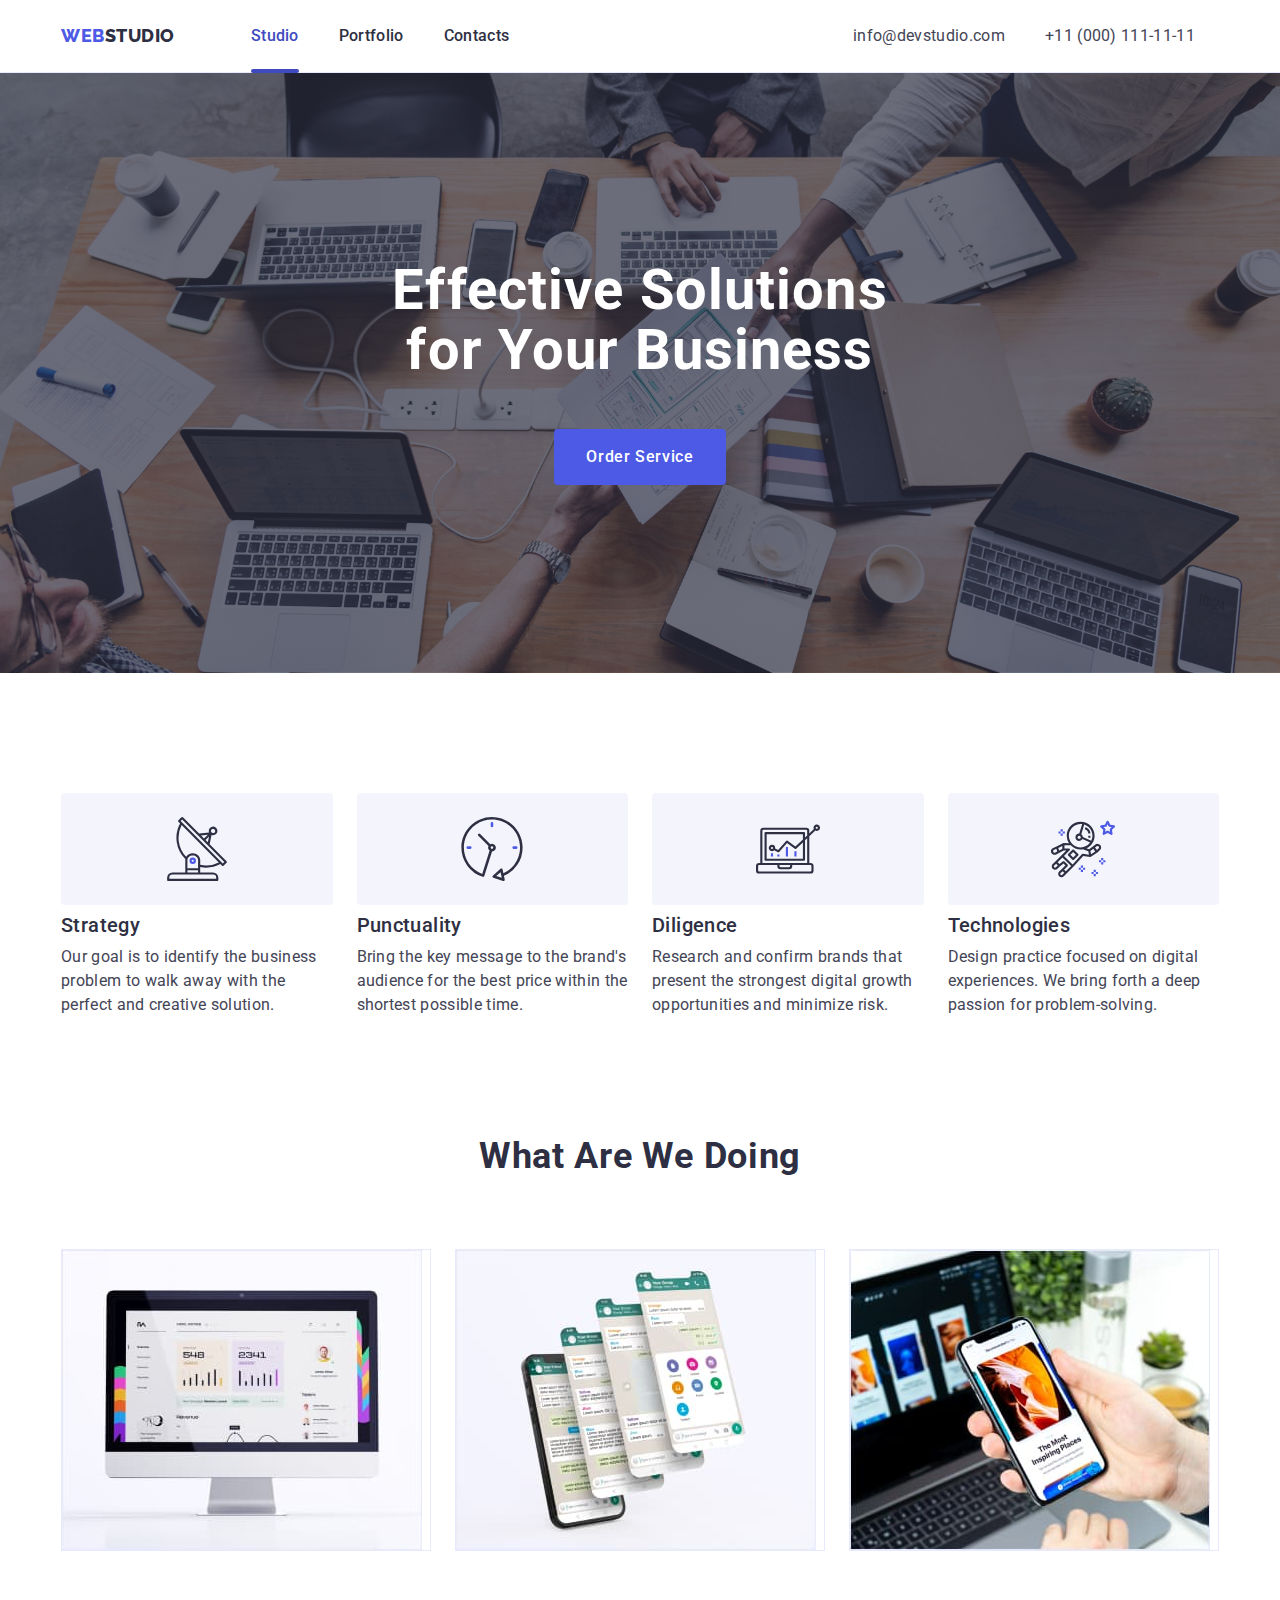
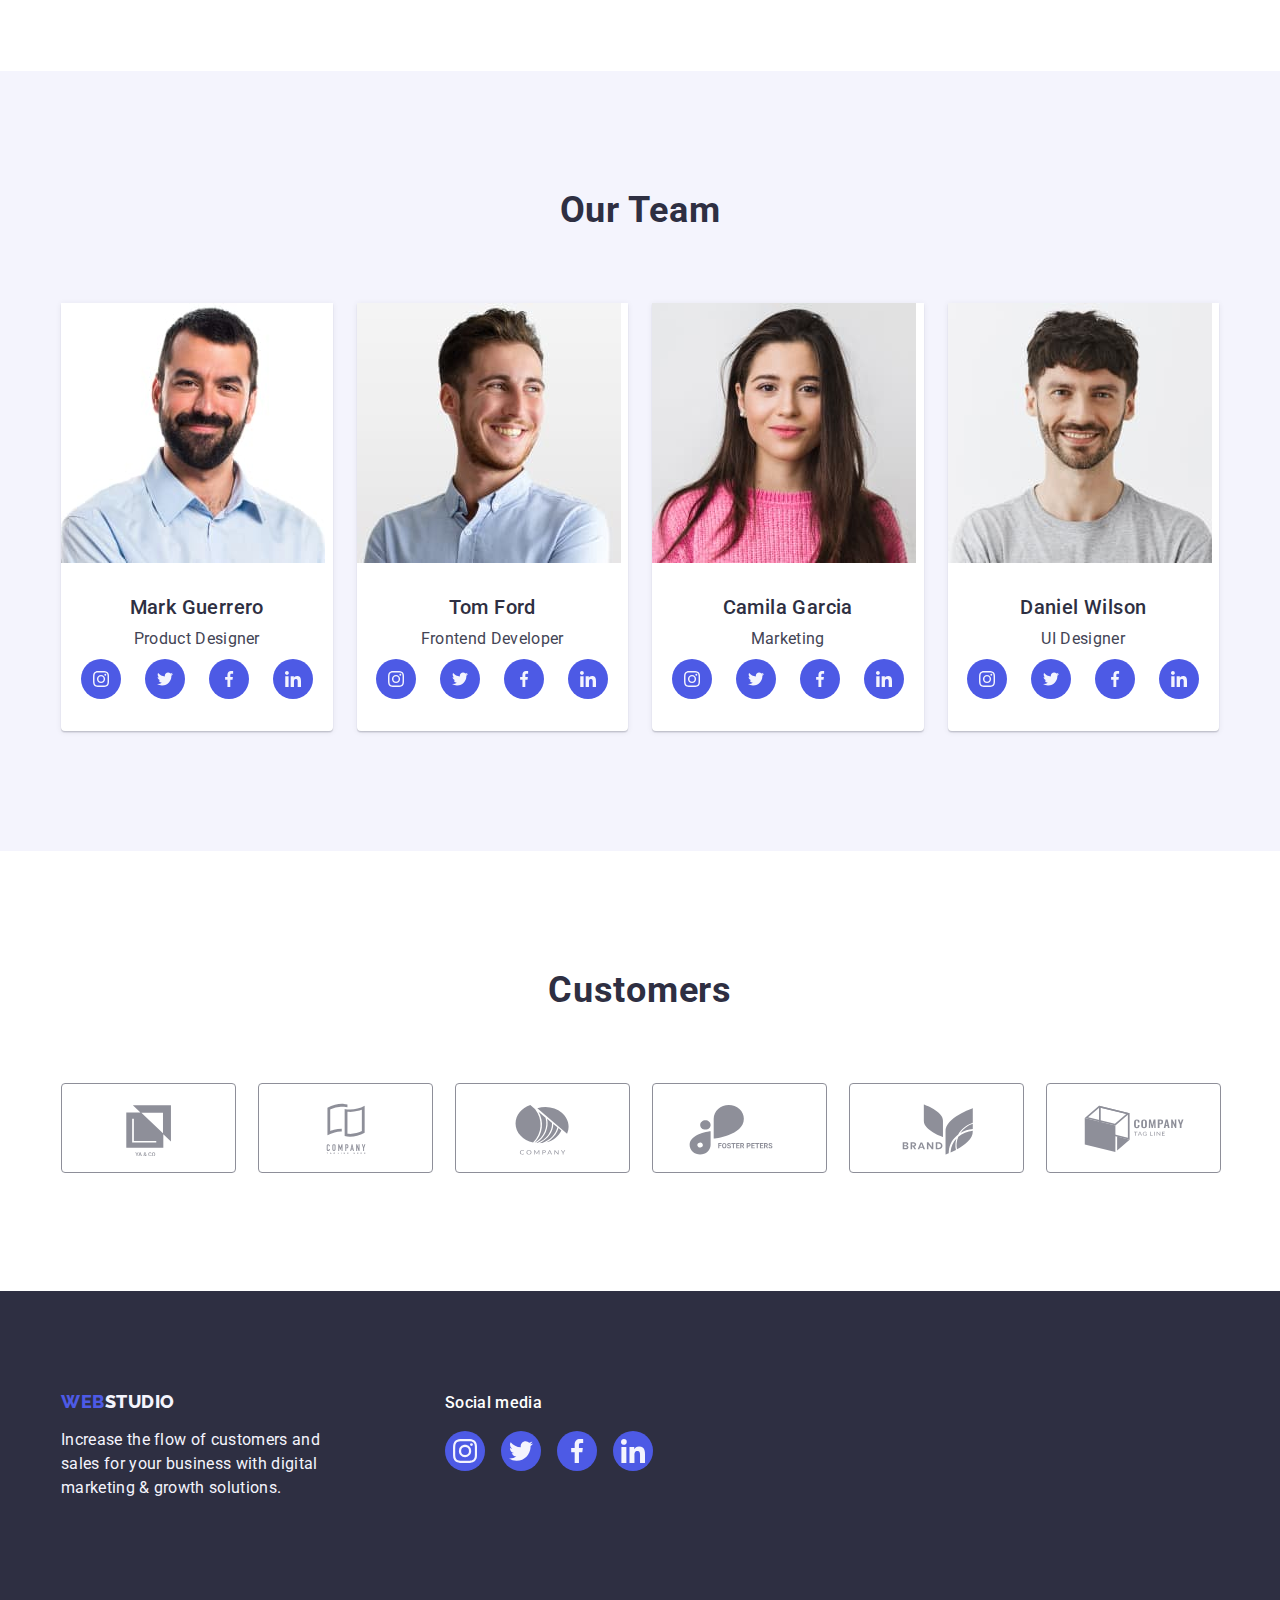
<file: index.html>
<!DOCTYPE html>
<html lang="en">
  <head>
    <meta charset="UTF-8" />
    <meta name="viewport" content="width=device-width, initial-scale=1.0" />
    <title>Document</title>
    <link rel="preconnect" href="https://fonts.googleapis.com" />
    <link rel="preconnect" href="https://fonts.gstatic.com" crossorigin />
    <link
      href="https://fonts.googleapis.com/css2?family=Raleway:wght@800&family=Roboto:wght@400;500;700;900&display=swap"
      rel="stylesheet"
    />
    <link
      rel="stylesheet"
      href="https://cdnjs.cloudflare.com/ajax/libs/modern-normalize/2.0.0/modern-normalize.min.css"
      integrity="sha512-4xo8blKMVCiXpTaLzQSLSw3KFOVPWhm/TRtuPVc4WG6kUgjH6J03IBuG7JZPkcWMxJ5huwaBpOpnwYElP/m6wg=="
      crossorigin="anonymous"
      referrerpolicy="no-referrer"
    />
    <link href="./css/style.css" rel="stylesheet" />
  </head>
  <body>
    <header class="header-border">
      <div class="container">
        <nav class="header-navigation-flex">
          <a class="logo link" href="./index.html"
            >Web<span class="studio">Studio</span></a
          >
          <ul class="list nav-list">
            <li>
              <a
                class="header-navigation link navigation-underline"
                href="./index.html"
                >Studio</a
              >
            </li>
            <li>
              <a class="header-navigation link" href="./portfolio.html"
                >Portfolio</a
              >
            </li>
            <li><a class="header-navigation link" href="">Contacts</a></li>
          </ul>
        </nav>
        <address class="address">
          <ul class="list address-flex">
            <li>
              <a class="address-link link" href="mailto:info@devstudio.com"
                >info@devstudio.com</a
              >
            </li>
            <li>
              <a class="address-link link" href="tel:+110001111111">
                +11 (000) 111-11-11</a
              >
            </li>
          </ul>
        </address>
      </div>
    </header>
    <main>
      <section class="first-section section">
        <div class="container">
          <h1 class="first-section-title">
            Effective Solutions for Your Business
          </h1>
          <button data-modal-open type="button" class="order-service-btn">
            Order Service
          </button>
        </div>
      </section>

      <section class="section sec-section">
        <div class="container">
          <h2 class="sec-sect-title visually-hidden">Section 2</h2>
          <ul class="list sec-sect-list">
            <li class="sec-sect-list-item">
              <div class="sec-sect-icon-background">
                <svg width="64" height="64">
                  <use href="./images/icons.svg#icon-antenna-1"></use>
                </svg>
              </div>
              <h3 class="sec-sect-item-name">Strategy</h3>
              <p class="sec-sect-item">
                Our goal is to identify the business problem to walk away with
                the perfect and creative solution.
              </p>
            </li>

            <li class="sec-sect-list-item">
              <div class="sec-sect-icon-background">
                <svg width="64" height="64">
                  <use href="./images/icons.svg#icon-clock-1"></use>
                </svg>
              </div>
              <h3 class="sec-sect-item-name">Punctuality</h3>
              <p class="sec-sect-item">
                Bring the key message to the brand's audience for the best price
                within the shortest possible time.
              </p>
            </li>

            <li class="sec-sect-list-item">
              <div class="sec-sect-icon-background">
                <svg width="64" height="64">
                  <use href="./images/icons.svg#icon-diagram-1"></use>
                </svg>
              </div>
              <h3 class="sec-sect-item-name">Diligence</h3>
              <p class="sec-sect-item">
                Research and confirm brands that present the strongest digital
                growth opportunities and minimize risk.
              </p>
            </li>

            <li class="sec-sect-list-item">
              <div class="sec-sect-icon-background">
                <svg width="64" height="64">
                  <use href="./images/icons.svg#icon-astronaut-1"></use>
                </svg>
              </div>
              <h3 class="sec-sect-item-name">Technologies</h3>
              <p class="sec-sect-item">
                Design practice focused on digital experiences. We bring forth a
                deep passion for problem-solving.
              </p>
            </li>
          </ul>
        </div>
      </section>

      <section class="section">
        <div class="container">
          <h2 class="third-sect-title">What are we doing</h2>
          <ul class="list thrd-sect-list">
            <li class="third-sect-list-item">
              <img
                class="img"
                src="./images/monitor.jpg"
                alt="monitor with some statistics"
                width="360"
                height="300"
              />
            </li>
            <li class="third-sect-list-item">
              <img
                class="img"
                src="./images/phone-layers.jpg"
                alt="smartphone with layers of screens hoovering over it"
                width="360"
                height="300"
              />
            </li>
            <li class="third-sect-list-item">
              <img
                class="img"
                src="./images/phone-in-hand.jpg"
                alt="smartphone helded in hand"
                width="360"
                height="300"
              />
            </li>
          </ul>
        </div>
      </section>

      <section class="team-section section">
        <div class="container">
          <h2 class="team-section-title">Our Team</h2>
          <ul class="list team-list">
            <li class="team-card">
              <img
                class="img"
                src="./images/mark-guerrero.jpg"
                alt="A man with black hair and beard in blue shirt, proudly smiling"
                width="264"
                height="260"
              />
              <div class="teamcard-descript">
                <h3 class="team-member-name">Mark Guerrero</h3>
                <p class="team-position">Product Designer</p>
                <ul class="socialmedia-teamnav list">
                  <li class="socialmedia-icon">
                    <a href="" class="socialmedia-link">
                      <svg class="socialmedia-innericon" width="16" height="16">
                        <use href="./images/icons.svg#icon-instagram-1"></use>
                      </svg>
                    </a>
                  </li>
                  <li class="socialmedia-icon">
                    <a href="" class="socialmedia-link">
                      <svg class="socialmedia-innericon" width="16" height="16">
                        <use href="./images/icons.svg#icon-twitter-1"></use>
                      </svg>
                    </a>
                  </li>
                  <li class="socialmedia-icon">
                    <a href="" class="socialmedia-link">
                      <svg class="socialmedia-innericon" width="16" height="16">
                        <use href="./images/icons.svg#icon-facebook-1"></use>
                      </svg>
                    </a>
                  </li>
                  <li class="socialmedia-icon">
                    <a href="" class="socialmedia-link">
                      <svg class="socialmedia-innericon" width="16" height="16">
                        <use href="./images/icons.svg#icon-linkedin-1"></use>
                      </svg>
                    </a>
                  </li>
                </ul>
              </div>
            </li>
            <li class="team-card">
              <img
                class="img"
                src="./images/tom-ford.jpg"
                alt="smiling man with brown hair in a blue shirt"
                width="264"
                height="260"
              />
              <div class="teamcard-descript">
                <h3 class="team-member-name">Tom Ford</h3>
                <p class="team-position">Frontend Developer</p>
                <ul class="socialmedia-teamnav list">
                  <li class="socialmedia-icon">
                    <a href="" class="socialmedia-link">
                      <svg class="socialmedia-innericon" width="16" height="16">
                        <use href="./images/icons.svg#icon-instagram-1"></use>
                      </svg>
                    </a>
                  </li>
                  <li class="socialmedia-icon">
                    <a href="" class="socialmedia-link">
                      <svg class="socialmedia-innericon" width="16" height="16">
                        <use href="./images/icons.svg#icon-twitter-1"></use>
                      </svg>
                    </a>
                  </li>
                  <li class="socialmedia-icon">
                    <a href="" class="socialmedia-link">
                      <svg class="socialmedia-innericon" width="16" height="16">
                        <use href="./images/icons.svg#icon-facebook-1"></use>
                      </svg>
                    </a>
                  </li>
                  <li class="socialmedia-icon">
                    <a href="" class="socialmedia-link">
                      <svg class="socialmedia-innericon" width="16" height="16">
                        <use href="./images/icons.svg#icon-linkedin-1"></use>
                      </svg>
                    </a>
                  </li>
                </ul>
              </div>
            </li>
            <li class="team-card">
              <img
                class="img"
                src="./images/camila-garcia.jpg"
                alt="Smiling young woman in pink jumper with long brown hair"
                width="264"
                height="260"
              />
              <div class="teamcard-descript">
                <h3 class="team-member-name">Camila Garcia</h3>
                <p class="team-position">Marketing</p>
                <ul class="socialmedia-teamnav list">
                  <li class="socialmedia-icon">
                    <a href="" class="socialmedia-link">
                      <svg class="socialmedia-innericon" width="16" height="16">
                        <use href="./images/icons.svg#icon-instagram-1"></use>
                      </svg>
                    </a>
                  </li>
                  <li class="socialmedia-icon">
                    <a href="" class="socialmedia-link">
                      <svg class="socialmedia-innericon" width="16" height="16">
                        <use href="./images/icons.svg#icon-twitter-1"></use>
                      </svg>
                    </a>
                  </li>
                  <li class="socialmedia-icon">
                    <a href="" class="socialmedia-link">
                      <svg class="socialmedia-innericon" width="16" height="16">
                        <use href="./images/icons.svg#icon-facebook-1"></use>
                      </svg>
                    </a>
                  </li>
                  <li class="socialmedia-icon">
                    <a href="" class="socialmedia-link">
                      <svg class="socialmedia-innericon" width="16" height="16">
                        <use href="./images/icons.svg#icon-linkedin-1"></use>
                      </svg>
                    </a>
                  </li>
                </ul>
              </div>
            </li>
            <li class="team-card">
              <img
                class="img"
                src="./images/daniel-wilson.jpg"
                alt="Smiling man with bushy brown hair in grey T-shirt"
                width="264"
                height="260"
              />
              <div class="teamcard-descript">
                <h3 class="team-member-name">Daniel Wilson</h3>
                <p class="team-position">UI Designer</p>
                <ul class="socialmedia-teamnav list">
                  <li class="socialmedia-icon">
                    <a href="" class="socialmedia-link">
                      <svg class="socialmedia-innericon" width="16" height="16">
                        <use href="./images/icons.svg#icon-instagram-1"></use>
                      </svg>
                    </a>
                  </li>
                  <li class="socialmedia-icon">
                    <a href="" class="socialmedia-link">
                      <svg class="socialmedia-innericon" width="16" height="16">
                        <use href="./images/icons.svg#icon-twitter-1"></use>
                      </svg>
                    </a>
                  </li>
                  <li class="socialmedia-icon">
                    <a href="" class="socialmedia-link">
                      <svg class="socialmedia-innericon" width="16" height="16">
                        <use href="./images/icons.svg#icon-facebook-1"></use>
                      </svg>
                    </a>
                  </li>
                  <li class="socialmedia-icon">
                    <a href="" class="socialmedia-link">
                      <svg class="socialmedia-innericon" width="16" height="16">
                        <use href="./images/icons.svg#icon-linkedin-1"></use>
                      </svg>
                    </a>
                  </li>
                </ul>
              </div>
            </li>
          </ul>
        </div>
      </section>
      <section class="section">
        <div class="container">
          <h2 class="customers-title">Customers</h2>
          <ul class="list customers-list">
            <li class="customer-card">
              <a href="" class="customer-link"
                ><svg width="104" height="56" class="customer-icon">
                  <use href="./images/icons.svg#icon-client-1"></use>
                </svg>
              </a>
            </li>
            <li class="customer-card">
              <a href="" class="customer-link"
                ><svg width="104" height="56" class="customer-icon">
                  <use href="./images/icons.svg#icon-client-2"></use>
                </svg>
              </a>
            </li>
            <li class="customer-card">
              <a href="" class="customer-link"
                ><svg width="104" height="56" class="customer-icon">
                  <use href="./images/icons.svg#icon-client-3"></use>
                </svg>
              </a>
            </li>
            <li class="customer-card">
              <a href="" class="customer-link"
                ><svg width="104" height="56" class="customer-icon">
                  <use href="./images/icons.svg#icon-client-4"></use>
                </svg>
              </a>
            </li>
            <li class="customer-card">
              <a href="" class="customer-link"
                ><svg width="104" height="56" class="customer-icon">
                  <use href="./images/icons.svg#icon-client-5"></use>
                </svg>
              </a>
            </li>
            <li class="customer-card">
              <a href="" class="customer-link"
                ><svg width="104" height="56" class="customer-icon">
                  <use href="./images/icons.svg#icon-client-6"></use>
                </svg>
              </a>
            </li>
          </ul>
        </div>
      </section>
    </main>

    <footer class="footer">
      <div class="container footer-blocks">
        <div class="footer-leftblock">
          <a class="logo link footer-link" href="./index.html"
            >Web<span class="studio-footer">Studio</span></a
          >
          <p class="footer-catchphrase">
            Increase the flow of customers and sales for your business with
            digital marketing & growth solutions.
          </p>
        </div>
        <div>
          <p class="footer-socialmedia">Social media</p>
          <ul class="socialmedia-footernav list">
            <li class="footer-social-nav-icon">
              <a href="" class="footer-social-nav-link">
                <svg width="24" height="24" class="footer-social-inner-icon">
                  <use href="./images/icons.svg#icon-instagram-1"></use>
                </svg>
              </a>
            </li>
            <li class="footer-social-nav-icon">
              <a href="" class="footer-social-nav-link">
                <svg width="24" height="24" class="footer-social-inner-icon">
                  <use href="./images/icons.svg#icon-twitter-1"></use>
                </svg>
              </a>
            </li>
            <li class="footer-social-nav-icon">
              <a href="" class="footer-social-nav-link">
                <svg width="24" height="24" class="footer-social-inner-icon">
                  <use href="./images/icons.svg#icon-facebook-1"></use>
                </svg>
              </a>
            </li>
            <li class="footer-social-nav-icon">
              <a href="" class="footer-social-nav-link">
                <svg width="24" height="24" class="footer-social-inner-icon">
                  <use href="./images/icons.svg#icon-linkedin-1"></use>
                </svg>
              </a>
            </li>
          </ul>
        </div>
      </div>
    </footer>

    <div class="modal is-hidden" data-modal>
      <div class="modal-box">
        <button type="button" class="modal-close-btn" data-modal-close>
          <svg width="8" height="8" class="icon-close">
            <use href="./images/icons.svg#icon-icon-close" />
          </svg>
        </button>
      </div>
    </div>
    <script src="./js/modal.js"></script>
  </body>
</html>
</file>
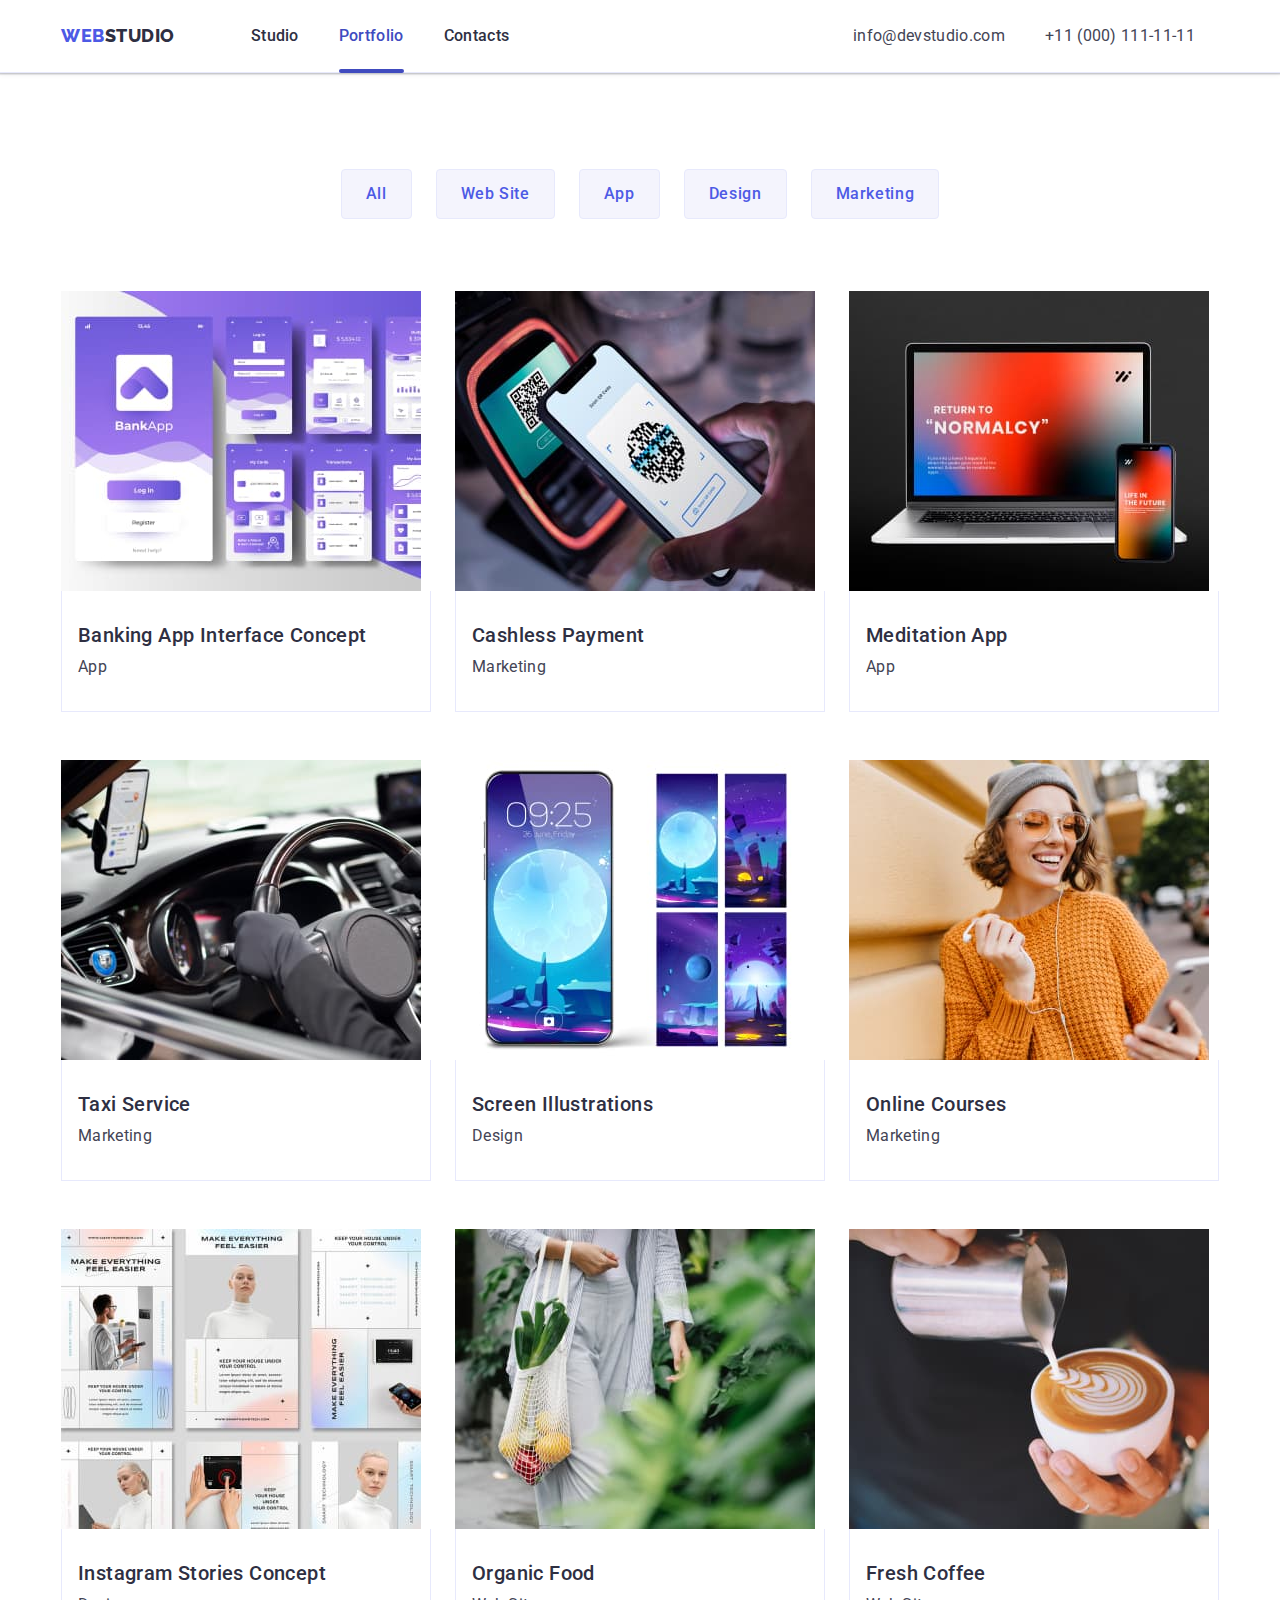
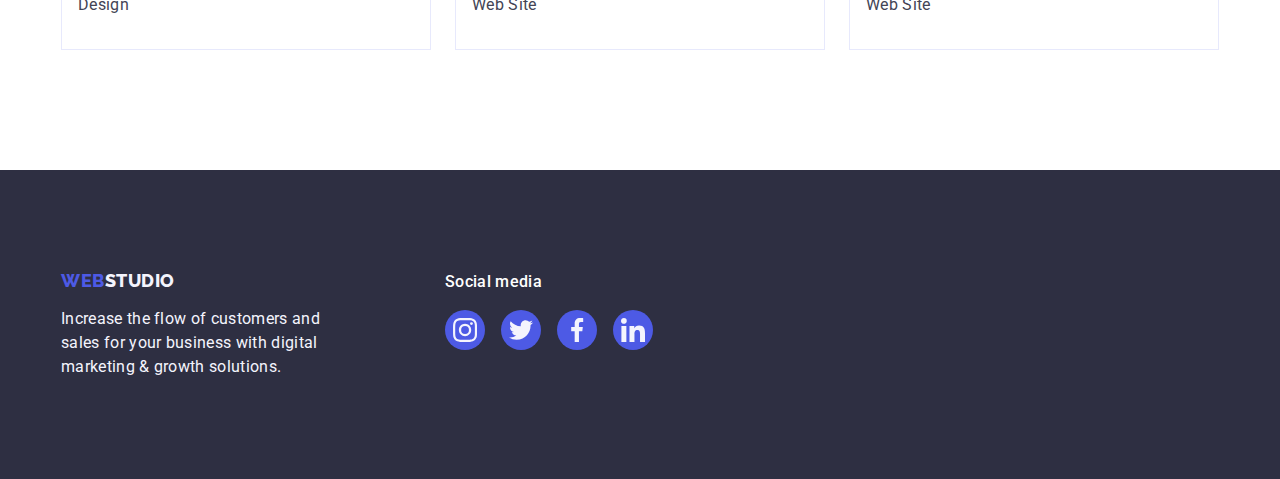
<file: portfolio.html>
<!DOCTYPE html>
<html lang="en">
  <head>
    <meta charset="UTF-8" />
    <meta name="viewport" content="width=device-width, initial-scale=1.0" />
    <title>Document</title>
    <link rel="preconnect" href="https://fonts.googleapis.com" />
    <link rel="preconnect" href="https://fonts.gstatic.com" crossorigin />
    <link
      href="https://fonts.googleapis.com/css2?family=Raleway:wght@800&family=Roboto:wght@400;500;700;900&display=swap"
      rel="stylesheet"
    />
    <link
      rel="stylesheet"
      href="https://cdnjs.cloudflare.com/ajax/libs/modern-normalize/2.0.0/modern-normalize.min.css"
      integrity="sha512-4xo8blKMVCiXpTaLzQSLSw3KFOVPWhm/TRtuPVc4WG6kUgjH6J03IBuG7JZPkcWMxJ5huwaBpOpnwYElP/m6wg=="
      crossorigin="anonymous"
      referrerpolicy="no-referrer"
    />
    <link href="./css/style.css" rel="stylesheet" />
  </head>
  <body>
    <header class="header-border">
      <div class="container">
        <nav class="header-navigation-flex">
          <a class="logo link" href="./index.html"
            >Web<span class="studio">Studio</span></a
          >
          <ul class="list nav-list">
            <li>
              <a class="header-navigation link" href="./index.html">Studio</a>
            </li>
            <li>
              <a
                class="header-navigation link navigation-underline"
                href="./portfolio.html"
                >Portfolio</a
              >
            </li>
            <li><a class="header-navigation link" href="">Contacts</a></li>
          </ul>
        </nav>
        <address class="address">
          <ul class="list address-flex">
            <li>
              <a class="address-link link" href="mailto:info@devstudio.com"
                >info@devstudio.com</a
              >
            </li>
            <li>
              <a class="address-link link" href="tel:+110001111111">
                +11 (000) 111-11-11</a
              >
            </li>
          </ul>
        </address>
      </div>
    </header>

    <main>
      <section class="portfolio-section">
        <div class="container">
          <h1 class="visually-hidden">Interesting text</h1>
          <ul class="list philter">
            <li><button class="philter-button" type="button">All</button></li>
            <li>
              <button class="philter-button" type="button">Web Site</button>
            </li>
            <li><button class="philter-button" type="button">App</button></li>
            <li>
              <button class="philter-button" type="button">Design</button>
            </li>
            <li>
              <button class="philter-button" type="button">Marketing</button>
            </li>
          </ul>

          <ul class="list portfolio-itemlist">
            <li class="portfolio-card">
              <a href="" class="link applink">
                <div class="appcard-overlay-frame">
                  <img
                    class="imageblock"
                    src="./images/banking-app-interface-concept.jpg"
                    alt="purple layers of banking app interface"
                    width="360"
                    height="300"
                  />
                  <p class="appcard-overlay">
                    14 Stylish and User-Friendly App Design Concepts · Task
                    Manager App · Calorie Tracker App · Exotic Fruit Ecommerce
                    App · Cloud Storage App
                  </p>
                </div>
                <div class="portfolio-card-descript">
                  <h2 class="portfolio-item-title">
                    Banking App Interface Concept
                  </h2>
                  <p class="portfolio-item-philtertag">App</p>
                </div>
              </a>
            </li>
            <li class="portfolio-card">
              <a href="" class="link applink">
                <div class="appcard-overlay-frame">
                  <img
                    class="imageblock"
                    src="./images/cashless-payment.jpg"
                    alt="hand holding a phone over a payment terminal"
                    width="360"
                    height="300"
                  />
                  <p class="appcard-overlay">
                    14 Stylish and User-Friendly App Design Concepts · Task
                    Manager App · Calorie Tracker App · Exotic Fruit Ecommerce
                    App · Cloud Storage App
                  </p>
                </div>
                <div class="portfolio-card-descript">
                  <h2 class="portfolio-item-title">Cashless Payment</h2>
                  <p class="portfolio-item-philtertag">Marketing</p>
                </div>
              </a>
            </li>
            <li class="portfolio-card">
              <a href="" class="link applink">
                <div class="appcard-overlay-frame">
                  <img
                    class="imageblock"
                    src="./images/meditation-app.jpg"
                    alt="laptop and phone with return to normalcy phrase on colorfull background"
                    width="360"
                    height="300"
                  />
                  <p class="appcard-overlay">
                    14 Stylish and User-Friendly App Design Concepts · Task
                    Manager App · Calorie Tracker App · Exotic Fruit Ecommerce
                    App · Cloud Storage App
                  </p>
                </div>
                <div class="portfolio-card-descript">
                  <h2 class="portfolio-item-title">Meditation App</h2>
                  <p class="portfolio-item-philtertag">App</p>
                </div>
              </a>
            </li>
            <li class="portfolio-card">
              <a href="" class="link applink">
                <div class="appcard-overlay-frame">
                  <img
                    class="imageblock"
                    src="./images/taxi-service.jpg"
                    alt="cab steering wheel with gloved hands on it and a phone with gps navigation on"
                    width="360"
                    height="300"
                  />
                  <p class="appcard-overlay">
                    14 Stylish and User-Friendly App Design Concepts · Task
                    Manager App · Calorie Tracker App · Exotic Fruit Ecommerce
                    App · Cloud Storage App
                  </p>
                </div>
                <div class="portfolio-card-descript">
                  <h2 class="portfolio-item-title">Taxi Service</h2>
                  <p class="portfolio-item-philtertag">Marketing</p>
                </div>
              </a>
            </li>
            <li class="portfolio-card">
              <a href="" class="link applink">
                <div class="appcard-overlay-frame">
                  <img
                    class="imageblock"
                    src="./images/screen-illustrations.jpg"
                    alt="phone showing blue-purple graphic of moon over rocky landscape and four similar cosmic graphics next to it"
                    width="360"
                    height="300"
                  />
                  <p class="appcard-overlay">
                    14 Stylish and User-Friendly App Design Concepts · Task
                    Manager App · Calorie Tracker App · Exotic Fruit Ecommerce
                    App · Cloud Storage App
                  </p>
                </div>
                <div class="portfolio-card-descript">
                  <h2 class="portfolio-item-title">Screen Illustrations</h2>
                  <p class="portfolio-item-philtertag">Design</p>
                </div>
              </a>
            </li>
            <li class="portfolio-card">
              <a href="" class="link applink">
                <div class="appcard-overlay-frame">
                  <img
                    class="imageblock"
                    src="./images/online-courses.jpg"
                    alt="cheerfull woman in sunglasses, grey beanie and yellow sweater listening to music from phone with earplugs"
                    width="360"
                    height="300"
                  />
                  <p class="appcard-overlay">
                    14 Stylish and User-Friendly App Design Concepts · Task
                    Manager App · Calorie Tracker App · Exotic Fruit Ecommerce
                    App · Cloud Storage App
                  </p>
                </div>
                <div class="portfolio-card-descript">
                  <h2 class="portfolio-item-title">Online Courses</h2>
                  <p class="portfolio-item-philtertag">Marketing</p>
                </div>
              </a>
            </li>
            <li class="portfolio-card">
              <a href="" class="link applink">
                <div class="appcard-overlay-frame">
                  <img
                    class="imageblock"
                    src="./images/instagram-stories-concept.jpg"
                    alt="bright cards presenting smart technologies that makes life easier and people using these"
                    width="360"
                    height="300"
                  />
                  <p class="appcard-overlay">
                    14 Stylish and User-Friendly App Design Concepts · Task
                    Manager App · Calorie Tracker App · Exotic Fruit Ecommerce
                    App · Cloud Storage App
                  </p>
                </div>
                <div class="portfolio-card-descript">
                  <h2 class="portfolio-item-title">
                    Instagram Stories Concept
                  </h2>
                  <p class="portfolio-item-philtertag">Design</p>
                </div>
              </a>
            </li>
            <li class="portfolio-card">
              <a href="" class="link applink">
                <div class="appcard-overlay-frame">
                  <img
                    class="imageblock"
                    src="./images/organic-food.jpg"
                    alt="Woman in grey clothes carrying groceries in netbag and grey buildings and greenery in background"
                    width="360"
                    height="300"
                  />
                  <p class="appcard-overlay">
                    14 Stylish and User-Friendly App Design Concepts · Task
                    Manager App · Calorie Tracker App · Exotic Fruit Ecommerce
                    App · Cloud Storage App
                  </p>
                </div>
                <div class="portfolio-card-descript">
                  <h2 class="portfolio-item-title">Organic Food</h2>
                  <p class="portfolio-item-philtertag">Web Site</p>
                </div>
              </a>
            </li>
            <li class="portfolio-card">
              <a href="" class="link applink">
                <div class="appcard-overlay-frame">
                  <img
                    class="imageblock"
                    src="./images/fresh-coffee.jpg"
                    alt="milk poured into espresso trurning to latte art pattern"
                    width="360"
                    height="300"
                  />
                  <p class="appcard-overlay">
                    14 Stylish and User-Friendly App Design Concepts · Task
                    Manager App · Calorie Tracker App · Exotic Fruit Ecommerce
                    App · Cloud Storage App
                  </p>
                </div>
                <div class="portfolio-card-descript">
                  <h2 class="portfolio-item-title">Fresh Coffee</h2>
                  <p class="portfolio-item-philtertag">Web Site</p>
                </div>
              </a>
            </li>
          </ul>
        </div>
      </section>
    </main>

    <footer class="footer">
      <div class="container footer-blocks">
        <div class="footer-leftblock">
          <a class="logo link footer-link" href="./index.html"
            >Web<span class="studio-footer">Studio</span></a
          >
          <p class="footer-catchphrase">
            Increase the flow of customers and sales for your business with
            digital marketing & growth solutions.
          </p>
        </div>
        <div>
          <p class="footer-socialmedia">Social media</p>
          <ul class="socialmedia-footernav list">
            <li class="footer-social-nav-icon">
              <a href="" class="footer-social-nav-link">
                <svg width="24" height="24" class="footer-social-inner-icon">
                  <use href="./images/icons.svg#icon-instagram-1"></use>
                </svg>
              </a>
            </li>
            <li class="footer-social-nav-icon">
              <a href="" class="footer-social-nav-link">
                <svg width="24" height="24" class="footer-social-inner-icon">
                  <use href="./images/icons.svg#icon-twitter-1"></use>
                </svg>
              </a>
            </li>
            <li class="footer-social-nav-icon">
              <a href="" class="footer-social-nav-link">
                <svg width="24" height="24" class="footer-social-inner-icon">
                  <use href="./images/icons.svg#icon-facebook-1"></use>
                </svg>
              </a>
            </li>
            <li class="footer-social-nav-icon">
              <a href="" class="footer-social-nav-link">
                <svg width="24" height="24" class="footer-social-inner-icon">
                  <use href="./images/icons.svg#icon-linkedin-1"></use>
                </svg>
              </a>
            </li>
          </ul>
        </div>
      </div>
    </footer>
  </body>
</html>
</file>
<file: css/style.css>
:root {
  --main-text-color: #434455;
  --main-background-color: #ffffff;
  --logo-color: #4d5ae5;
  --studio-color: #2e2f42;
  --cloud: #f4f4fd;
  --CORNFLOWER: #e7e9fc;
  --WHITE: #fff;
  --LIGHT-SLATE: #8e8f99;
}

h1,
h2,
h3,
h4,
h5,
h6,
p {
  margin: 0;
}

img {
  display: block;
  max-width: 100%;
  height: auto;
}

button {
  cursor: pointer;
  border: none;
  border-radius: 4px;
}

ul,
ol {
  list-style: none;
  margin: 0;
  padding-left: 0;
}
.list {
  list-style: none;
  margin: 0;
  padding-left: 0;
}
.link {
  text-decoration: none;
}

body {
  font-family: "Roboto", sans-serif;
  color: var(--main-text-color);
  background-color: var(--main-background-color);
  margin: 0px auto;
}

.visually-hidden {
  position: absolute;
  width: 1px;
  height: 1px;
  margin: -1px;
  border: 0;
  padding: 0;
  white-space: nowrap;
  clip-path: inset(100%);
  clip: rect(0 0 0 0);
  overflow: hidden;
}

.link {
  text-decoration: none;
}

.list {
  list-style: none;
}

.container {
  width: 1158px;
  padding: 0 15px;
  margin: 0 auto;
}

.section {
  padding: 120px 0;
}

.imageblock {
  display: block;
  max-width: 100%;
  height: auto;
}

.header-border {
  border-bottom: 1px solid #e7e9fc;
  box-shadow: 0px 1px 6px 0px rgba(46, 47, 66, 0.08),
    0px 1px 1px 0px rgba(46, 47, 66, 0.16),
    0px 2px 1px 0px rgba(46, 47, 66, 0.08);
}

header > .container {
  display: flex;
  justify-content: space-between;
}

.logo {
  color: var(--logo-color);
  font-family: "Raleway", sans-serif;
  font-size: 18px;
  font-weight: 800;
  line-height: 1.17;
  letter-spacing: 0.03em;
  text-transform: uppercase;
  margin-right: 76px;
}

.studio {
  color: var(--studio-color);
}

.studio-footer {
  color: #f4f4fd;
}

.header-navigation {
  font-size: 16px;
  font-weight: 500;
  line-height: 1.5;
  letter-spacing: 0.02em;
  color: var(--studio-color);
  padding: 24px 0;
  display: block;
  transition-property: color;
  transition-duration: 250ms;
  transition-timing-function: cubic-bezier(0.4, 0, 0.2, 1);
}

.header-navigation-flex {
  display: flex;
  align-items: center;
}

.nav-list {
  display: flex;
  gap: 40px;
}

.header-navigation:hover,
.header-navigation:focus {
  color: #404bbf;
}

.address {
  font-size: 16px;
  line-height: 1.5;
  font-style: normal;
  padding: 24px;
}

.address-flex {
  display: flex;
  gap: 40px;
  align-items: stretch;
}

.address-link {
  letter-spacing: 0.02em;
  color: var(--main-text-color);
  display: block;
  transition-property: color;
  transition-duration: 250ms;
  transition-timing-function: cubic-bezier(0.4, 0, 0.2, 1);
}

.address-link:hover,
.address-link:focus {
  color: #404bbf;
}

.first-section {
  background: var(--studio-color);
  padding: 188px 0;
  background-image: linear-gradient(
      rgba(46, 47, 66, 0.7),
      rgba(46, 47, 66, 0.7)
    ),
    url(../images/people-office.jpg);
  background-repeat: no-repeat;
  background-size: cover;
  max-width: 1440px;
  background-position: center;
  margin: 0 auto;
}
.first-section-title {
  font-size: 56px;
  line-height: 1.07;
  text-align: center;
  letter-spacing: 0.02em;
  color: #ffffff;
  max-width: 496px;
  margin: 0 auto 48px;
}
.order-service-btn {
  background-color: #4d5ae5;
  font-family: "Roboto", sans-serif;
  font-weight: 500;
  font-size: 16px;
  text-align: center;
  line-height: 1.5;
  letter-spacing: 0.04em;
  color: #ffffff;
  cursor: pointer;
  padding: 16px 32px;
  margin-top: 48px;
  display: block;
  margin: 0 auto;
  min-width: 169px;
  transition-property: background-color;
  transition-duration: 250ms;
  transition-timing-function: cubic-bezier(0.4, 0, 0.2, 1);
}
.order-service-btn:hover,
.order-service-btn:focus {
  background-color: #404bbf;
}

.sec-section {
  padding-bottom: 0px;
}

.sec-sect-title {
  font-weight: 500;
  font-size: 20px;
  line-height: 1.2;
  letter-spacing: 0.02em;
  color: var(--studio-color);
}

.sec-sect-list {
  display: flex;
  gap: 24px;
}

.sec-sect-icon-background {
  background-color: var(--cloud);
  border-radius: 4px;
  display: flex;
  align-items: center;
  justify-content: center;
  height: 112px;
  margin-bottom: 8px;
}

.sec-sect-item-name {
  font-size: 20px;
  font-weight: 500;
  line-height: 1.2;
  letter-spacing: 0.4px;
  color: var(--studio-color);
  margin-bottom: 8px;
}
.sec-sect-list-item {
  width: calc((100% - 72px) / 4);
}
.sec-sect-item {
  font-size: 16px;
  font-weight: 400;
  line-height: 1.5;
  letter-spacing: 0.32px;
}
.third-sect-title {
  font-size: 36px;
  font-style: normal;
  font-weight: 700;
  line-height: 1.11;
  letter-spacing: 0.72px;
  text-transform: capitalize;
  color: var(--studio-color);
  text-align: center;
  margin-bottom: 72px;
}
.thrd-sect-list {
  display: flex;
  gap: 24px;
}

.thrd-sect-list li {
  border: 1px solid #e7e9fc;
}

.third-sect-list-item {
  width: calc((100% - 48px) / 3);
}

.team-section {
  background-color: #f4f4fd;
}
.team-section-title {
  font-size: 36px;
  font-style: normal;
  font-weight: 700;
  line-height: 1.11;
  letter-spacing: 0.02em;
  text-transform: capitalize;
  text-align: center;
  color: var(--studio-color);
  margin-bottom: 72px;
}

.team-list {
  display: flex;
  gap: 24px;
}
.team-card {
  background-color: #ffffff;
  border-radius: 0px 0px 4px 4px;
  box-shadow: 0px 2px 1px 0px rgba(46, 47, 66, 0.08),
    0px 1px 1px 0px rgba(46, 47, 66, 0.16),
    0px 1px 6px 0px rgba(46, 47, 66, 0.08);
  width: calc((100% - 72px) / 4);
}
.teamcard-descript {
  padding: 32px 0px;
}
.team-member-name {
  font-size: 20px;
  font-weight: 500;
  line-height: 1.2;
  letter-spacing: 0.02em;
  color: var(--studio-color);
  text-align: center;
  margin-bottom: 8px;
}
.team-position {
  font-size: 16px;
  line-height: 1.5;
  letter-spacing: 0.02em;
  text-align: center;
}

.socialmedia-teamnav {
  display: flex;
  justify-content: center;
  margin-top: 8px;
  gap: 24px;
}

.socialmedia-icon {
  width: 40px;
  height: 40px;
}

.socialmedia-link {
  width: 100%;
  height: 100%;
  background-color: var(--logo-color);
  border-radius: 50%;
  display: flex;
  align-items: center;
  justify-content: center;
  transition-property: background-color;
  transition-duration: 250ms;
  transition-timing-function: cubic-bezier(0.4, 0, 0.2, 1);
}

.socialmedia-link:hover,
.socialmedia-link:focus {
  background-color: #404bbf;
}

.socialmedia-innericon {
  fill: var(--cloud);
}
.portfolio-section {
  padding: 96px 0 120px 0;
}

.philter {
  margin: 0 auto;
  max-width: 586px;
  padding-inline-start: 0px;
  justify-content: center;
  margin-bottom: 72px;
}

.philter {
  display: flex;
  gap: 24px;
  margin-bottom: 72px;
}

.philter-button {
  font-family: "Roboto", sans-serif;
  background-color: var(--cloud);
  color: var(--logo-color);
  font-size: 16px;
  font-weight: 500;
  line-height: 1.5;
  letter-spacing: 0.04em;
  cursor: pointer;
  padding: 12px 24px;
  border: 1px solid var(--CORNFLOWER);
  white-space: nowrap;
  transition: color 250ms cubic-bezier(0.4, 0, 0.2, 1),
    background-color 250ms cubic-bezier(0.4, 0, 0.2, 1),
    border-color 250ms cubic-bezier(0.4, 0, 0.2, 1),
    box-shadow 250ms cubic-bezier(0.4, 0, 0.2, 1);
}

.philter-button:hover,
.philter-button:focus {
  background-color: #404bbf;
  color: #ffffff;
  border: 1px solid transparent;
  box-shadow: 0px 2px 2px 0px rgba(0, 0, 0, 0.12),
    0px 2px 1px 0px rgba(0, 0, 0, 0.08), 0px 3px 1px 0px rgba(0, 0, 0, 0.1);
}

.applink {
  display: block;
  transition-property: box-shadow;
  transition-duration: 250ms;
  transition-timing-function: cubic-bezier(0.4, 0, 0.2, 1);
}

.appcard-overlay-frame {
  width: 360px;
  height: 300px;
  overflow: hidden;
  position: relative;
}

.appcard-overlay {
  position: absolute;
  top: 0;
  left: 0;
  width: 360px;
  height: 300px;
  transform: translateY(100%);
  background-color: var(--logo-color);
  padding: 40px 32px;
  color: var(--cloud);
  font-size: 16px;
  font-style: normal;
  font-weight: 400;
  line-height: 1.5;
  letter-spacing: 0.32px;
  transition: transform 250ms cubic-bezier(0.4, 0, 0.2, 1);
}

.applink:hover .appcard-overlay,
.applink:focus .appcard-overlay {
  transform: translateY(0%);
}

.applink:hover,
.applink:focus {
  box-shadow: 0px 1px 6px rgba(46, 47, 66, 0.08),
    0px 1px 1px rgba(46, 47, 66, 0.16), 0px 2px 1px rgba(46, 47, 66, 0.08);
  transform: translateY(0%);
}

.portfolio-itemlist {
  display: flex;
  flex-wrap: wrap;
  gap: 24px;
  row-gap: 48px;
}

.portfolio-card {
  width: calc((100% - 48px) / 3);
}

.portfolio-card-descript {
  padding: 32px 16px;
  border: 1px solid #e7e9fc;
  border-top: none;
}

.portfolio-item-title {
  font-size: 20px;
  font-weight: 500;
  line-height: 1.2;
  letter-spacing: 0.02em;
  color: var(--studio-color);
  margin-bottom: 8px;
}

.portfolio-item-philtertag {
  font-size: 16px;
  line-height: 1.5;
  letter-spacing: 0.02em;
  color: var(--main-text-color);
}

.customers-title {
  font-size: 36px;
  font-style: normal;
  font-weight: 700;
  line-height: 1.11;
  letter-spacing: 0.02em;
  text-transform: capitalize;
  text-align: center;
  color: var(--studio-color);
  margin-bottom: 72px;
}

.customers-list {
  display: flex;
  gap: 24px;
}

.customer-card {
  width: calc((100% - 120px) / 6);
  height: 88px;
}

.customer-link {
  width: 100%;
  height: 100%;
  border: 1px solid #8e8f99;
  border-radius: 4px;
  display: flex;
  align-items: center;
  justify-content: center;
  color: var(--LIGHT-SLATE);
  transition-property: border-color, color;
  transition-duration: 250ms;
  transition-timing-function: cubic-bezier(0.4, 0, 0.2, 1);
}

.customer-link:hover,
.customer-link:focus {
  border-color: #404bbf;
  color: #404bbf;
}

.customer-icon {
  fill: currentColor;
}

.footer {
  background-color: var(--studio-color);
  padding: 100px 0;
}

.footer-link {
  display: inline-block;
  margin-bottom: 16px;
}
.footer-catchphrase {
  color: #f4f4fd;
  line-height: 1.5;
  letter-spacing: 0.02em;
  max-width: 264px;
}

.footer-blocks {
  display: flex;
  align-items: baseline;
}

.footer-socialmedia {
  color: var(--WHITE, #fff);
  font-size: 16px;
  font-weight: 500;
  line-height: 1.5;
  letter-spacing: 0.02em;
  margin-bottom: 16px;
}

.footer-leftblock {
  margin-right: 120px;
}

.socialmedia-footernav {
  display: flex;
  gap: 16px;
}
.footer-social-nav-icon {
  height: 40px;
  width: 40px;
}

.footer-social-nav-link {
  width: 100%;
  height: 100%;
  background-color: var(--logo-color);
  border-radius: 50%;
  display: flex;
  align-items: center;
  justify-content: center;
  transition-property: background-color;
  transition-duration: 250ms;
  transition-timing-function: cubic-bezier(0.4, 0, 0.2, 1);
}

.footer-social-nav-link:hover,
.footer-social-nav-link:focus {
  background-color: #31d0aa;
}

.footer-social-inner-icon {
  fill: var(--cloud);
}

.navigation-underline {
  position: relative;
  color: #404bbf;
}

.navigation-underline::after {
  content: "";
  width: 100%;
  height: 4px;
  position: absolute;
  bottom: 0;
  right: 0;
  background: #404bbf;
  border-radius: 2px;
  bottom: -1px;
}

.is-hidden {
  pointer-events: none;
  visibility: hidden;
  opacity: 0;
}

.modal {
  display: flex;
  position: fixed;
  left: 0;
  right: 0;
  top: 0;
  bottom: 0;
  background: var(--NAVY-BLUE-modal, rgba(46, 47, 66, 0.4));
  transition: opacity 250ms cubic-bezier(0.4, 0, 0.2, 1),
    visibility 250ms cubic-bezier(0.4, 0, 0.2, 1);
}

.modal-box {
  position: absolute;
  width: 408px;
  min-height: 584px;
  border-radius: 4px;
  background: #fcfcfc;
  box-shadow: 0px 2px 1px 0px rgba(0, 0, 0, 0.2),
    0px 1px 3px 0px rgba(0, 0, 0, 0.12), 0px 1px 1px 0px rgba(0, 0, 0, 0.14);
  top: 50%;
  left: 50%;
  transform: translate(-50%, -50%) scale(1);
  transition: transform 250ms cubic-bezier(0.4, 0, 0.2, 1);
  padding: 24px;
}

.modal-close-btn {
  position: absolute;
  display: flex;
  align-items: center;
  justify-content: center;
  background-color: #e7e9fc;
  padding: 0;
  border: 1px solid rgba(0, 0, 0, 0.1);
  border-radius: 50%;
  right: 24px;
  top: 24px;
  width: 24px;
  height: 24px;
  transition: background-color 250ms cubic-bezier(0.4, 0, 0.2, 1),
    border 250ms cubic-bezier(0.4, 0, 0.2, 1);
}

.modal-close-btn:hover,
.modal-close-btn:focus {
  background-color: #404bbf;
  border: none;
  fill: #ffffff;
}

.icon-close {
  transition: fill 250ms cubic-bezier(0.4, 0, 0.2, 1);
}
</file>
